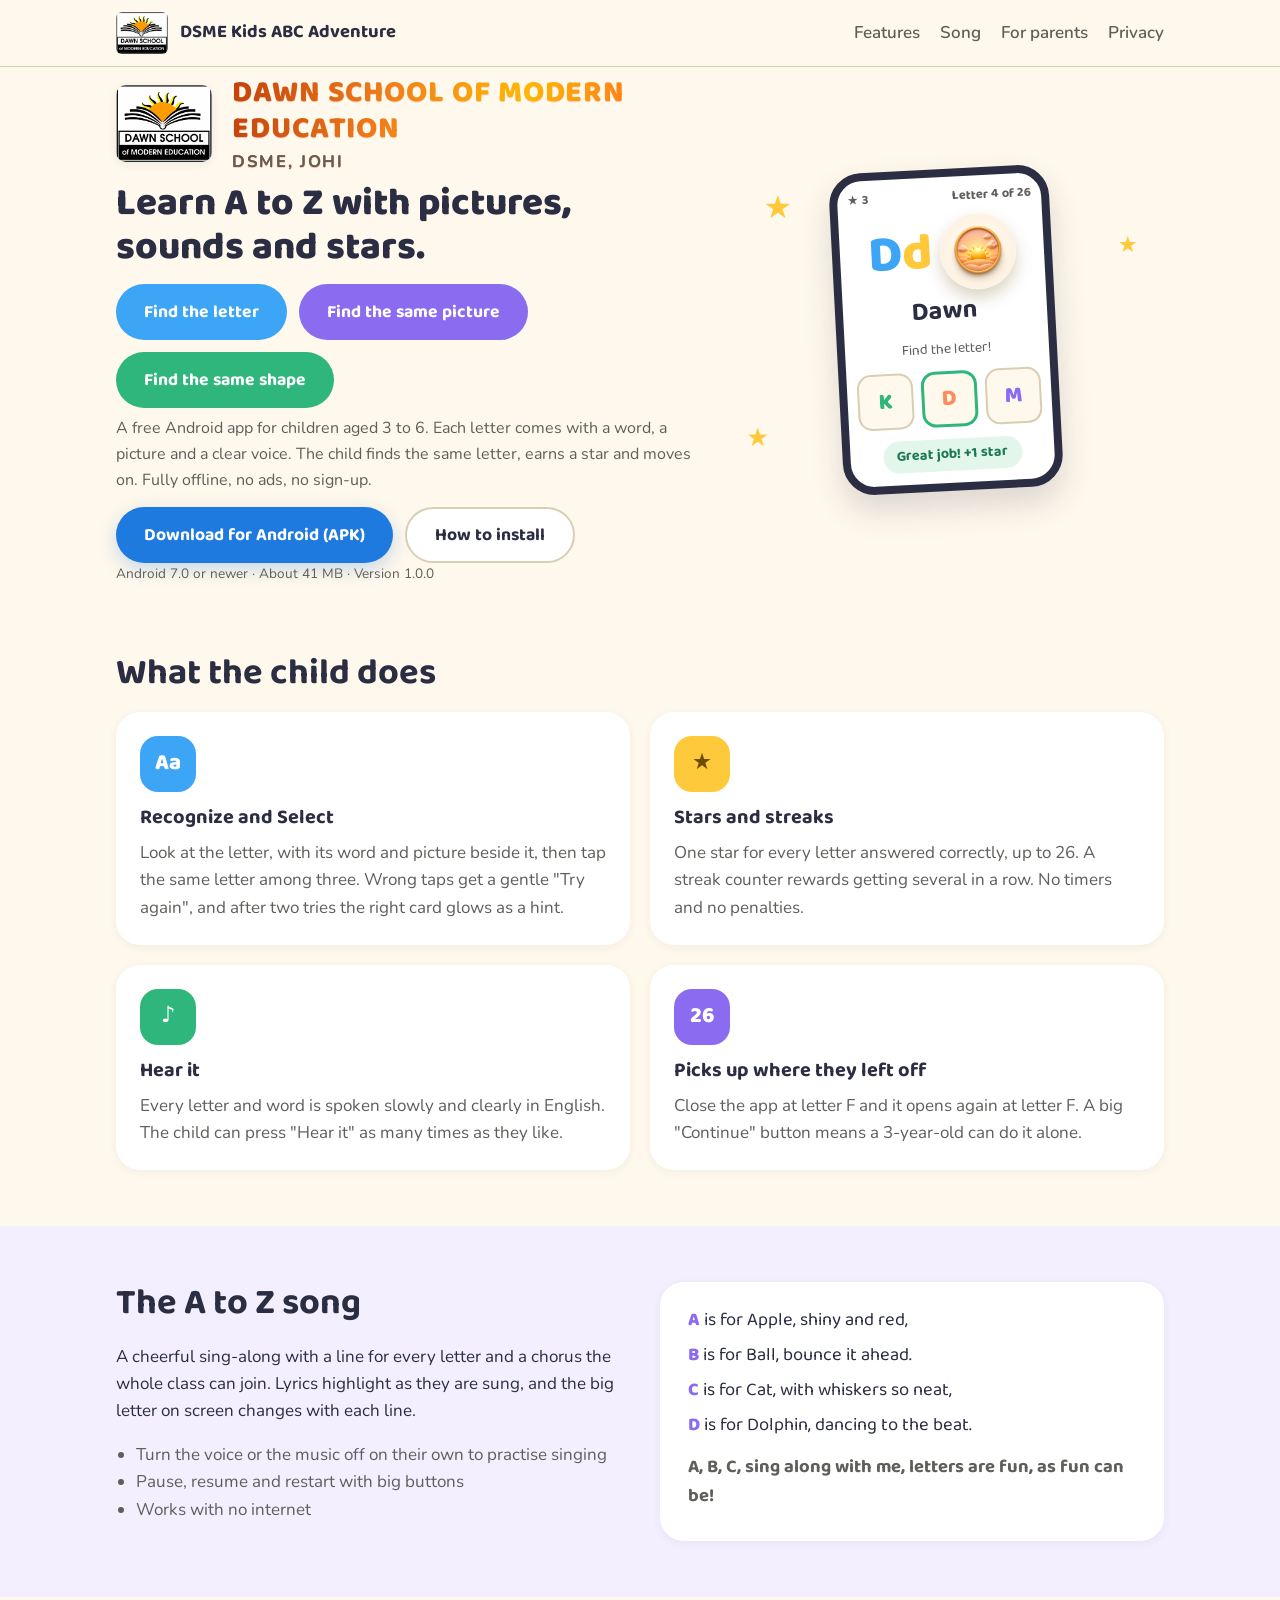
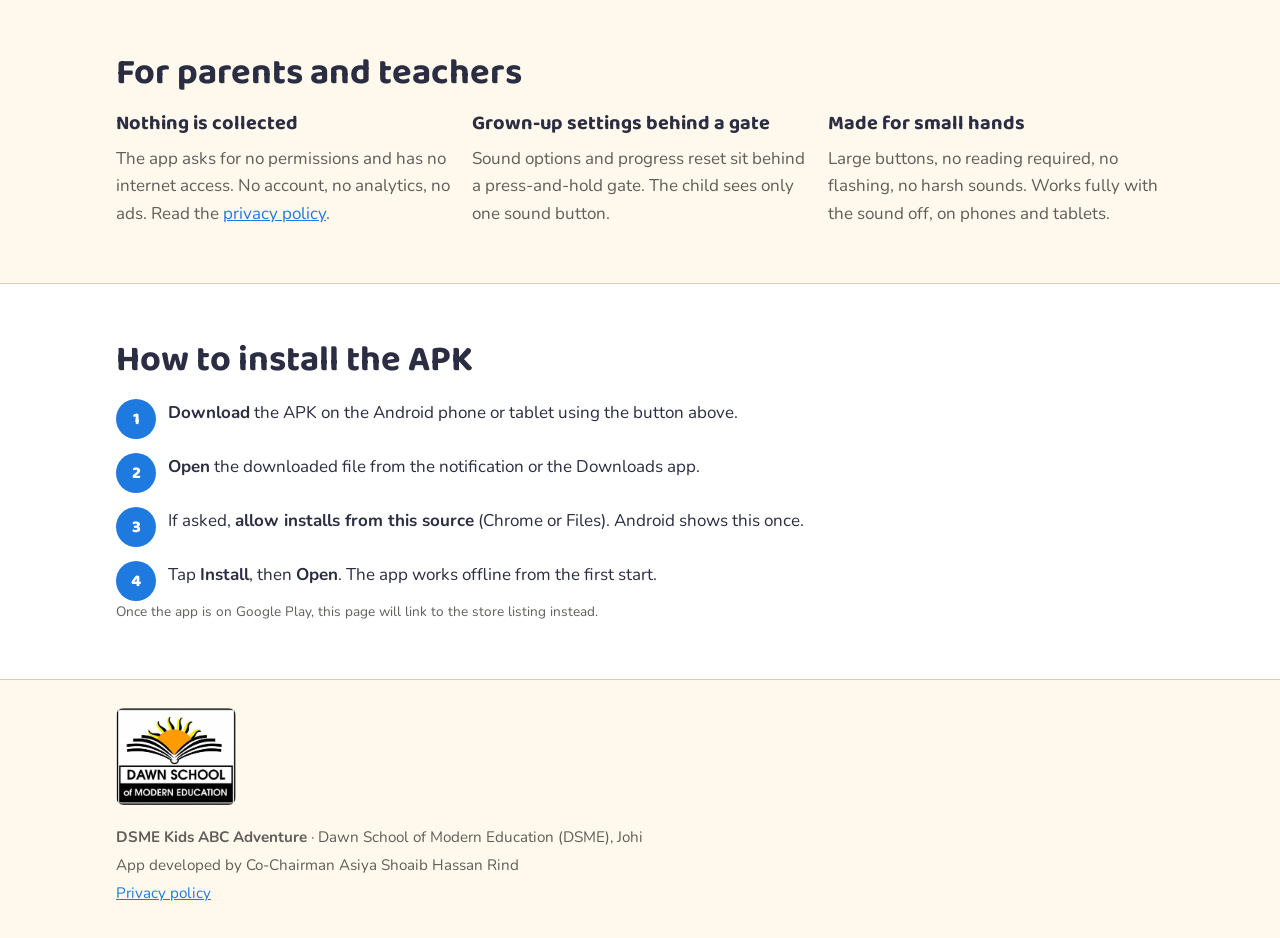
<file: index.html>
<!doctype html>
<html lang="en">
<head>
<meta charset="utf-8">
<meta name="viewport" content="width=device-width, initial-scale=1, viewport-fit=cover">
<title>DSME Kids ABC Adventure</title>
<meta name="description" content="A free, offline Android app from Dawn School of Modern Education that teaches children aged 3 to 6 the English alphabet with pictures, pronunciation, stars and a sung A to Z song.">
<link rel="preconnect" href="https://fonts.googleapis.com">
<link rel="preconnect" href="https://fonts.gstatic.com" crossorigin>
<link rel="stylesheet" href="https://fonts.googleapis.com/css2?family=Baloo+2:wght@500;600;700;800&family=Nunito:wght@400;600;700&display=swap">
<link rel="stylesheet" href="style.css">
</head>
<body>
<header class="top">
  <div class="wrap top-inner">
    <a class="brand" href="#top" aria-label="DSME Kids ABC Adventure home">
      <img class="brand-logo" src="img/dsme_logo.webp" alt="" width="52" height="42">
      <span class="brand-name">DSME Kids ABC Adventure</span>
    </a>
    <nav class="nav" aria-label="Page sections">
      <a href="#features">Features</a>
      <a href="#song">Song</a>
      <a href="#parents">For parents</a>
      <a href="privacy.html">Privacy</a>
    </nav>
  </div>
</header>

<main id="top">
  <section class="hero">
    <div class="wrap hero-inner">
      <div class="hero-copy">
        <div class="school-row">
          <img class="hero-logo" src="img/dsme_logo.webp" alt="Dawn School of Modern Education logo" width="130" height="106">
          <p class="eyebrow">Dawn School of Modern Education</p>
        </div>
        <h1>Learn A to Z with pictures, sounds and stars.</h1>
        <div class="cta-row">
          <a class="btn btn-abc" href="alphabet.html">Find the letter</a>
          <a class="btn btn-play" href="picture.html">Find the same picture</a>
          <a class="btn btn-shape" href="shapes.html">Find the same shape</a>
        </div>
        <p class="lead">A free Android app for children aged 3 to 6. Each letter comes with a word, a picture and a clear voice. The child finds the same letter, earns a star and moves on. Fully offline, no ads, no sign-up.</p>
        <div class="cta-row">
          <a class="btn btn-primary" href="downloads/dsme-kids-abc-adventure.apk" download>Download for Android (APK)</a>
          <a class="btn btn-ghost" href="#install">How to install</a>
        </div>
        <p class="fine">Android 7.0 or newer · About 41 MB · Version 1.0.0</p>
      </div>
      <div class="hero-art" aria-hidden="true">
        <div class="phone">
          <div class="phone-bar"><span>★ 3</span><span>Letter 4 of 26</span></div>
          <div class="phone-q">
            <div class="phone-letter"><b>D</b><em>d</em></div>
            <img class="phone-pic" src="img/letter-d-dawn.jpg" alt="Dawn" width="84" height="84">
          </div>
          <div class="phone-word">Dawn</div>
          <div class="phone-prompt">Find the letter!</div>
          <div class="phone-choices">
            <span class="pc p1">K</span>
            <span class="pc p2 ok">D</span>
            <span class="pc p3">M</span>
          </div>
          <div class="phone-msg">Great job! +1 star</div>
        </div>
        <span class="float-star s1">★</span>
        <span class="float-star s2">★</span>
        <span class="float-star s3">★</span>
      </div>
    </div>
  </section>

  <section id="features" class="band">
    <div class="wrap">
      <h2>What the child does</h2>
      <div class="grid">
        <article class="card">
          <div class="card-ico ico-blue" aria-hidden="true">Aa</div>
          <h3>Recognize and Select</h3>
          <p>Look at the letter, with its word and picture beside it, then tap the same letter among three. Wrong taps get a gentle "Try again", and after two tries the right card glows as a hint.</p>
        </article>
        <article class="card">
          <div class="card-ico ico-sun" aria-hidden="true">★</div>
          <h3>Stars and streaks</h3>
          <p>One star for every letter answered correctly, up to 26. A streak counter rewards getting several in a row. No timers and no penalties.</p>
        </article>
        <article class="card">
          <div class="card-ico ico-green" aria-hidden="true">♪</div>
          <h3>Hear it</h3>
          <p>Every letter and word is spoken slowly and clearly in English. The child can press "Hear it" as many times as they like.</p>
        </article>
        <article class="card">
          <div class="card-ico ico-purple" aria-hidden="true">26</div>
          <h3>Picks up where they left off</h3>
          <p>Close the app at letter F and it opens again at letter F. A big "Continue" button means a 3-year-old can do it alone.</p>
        </article>
      </div>
    </div>
  </section>

  <section id="song" class="band band-song">
    <div class="wrap song-inner">
      <div>
        <h2>The A to Z song</h2>
        <p>A cheerful sing-along with a line for every letter and a chorus the whole class can join. Lyrics highlight as they are sung, and the big letter on screen changes with each line.</p>
        <ul class="plain">
          <li>Turn the voice or the music off on their own to practise singing</li>
          <li>Pause, resume and restart with big buttons</li>
          <li>Works with no internet</li>
        </ul>
      </div>
      <blockquote class="lyric">
        <p><span>A</span> is for Apple, shiny and red,</p>
        <p><span>B</span> is for Ball, bounce it ahead.</p>
        <p><span>C</span> is for Cat, with whiskers so neat,</p>
        <p><span>D</span> is for Dolphin, dancing to the beat.</p>
        <p class="chorus">A, B, C, sing along with me, letters are fun, as fun can be!</p>
      </blockquote>
    </div>
  </section>

  <section id="parents" class="band">
    <div class="wrap">
      <h2>For parents and teachers</h2>
      <div class="grid grid-3">
        <div class="fact">
          <h3>Nothing is collected</h3>
          <p>The app asks for no permissions and has no internet access. No account, no analytics, no ads. Read the <a href="privacy.html">privacy policy</a>.</p>
        </div>
        <div class="fact">
          <h3>Grown-up settings behind a gate</h3>
          <p>Sound options and progress reset sit behind a press-and-hold gate. The child sees only one sound button.</p>
        </div>
        <div class="fact">
          <h3>Made for small hands</h3>
          <p>Large buttons, no reading required, no flashing, no harsh sounds. Works fully with the sound off, on phones and tablets.</p>
        </div>
      </div>
    </div>
  </section>

  <section id="install" class="band band-install">
    <div class="wrap">
      <h2>How to install the APK</h2>
      <ol class="steps">
        <li><strong>Download</strong> the APK on the Android phone or tablet using the button above.</li>
        <li><strong>Open</strong> the downloaded file from the notification or the Downloads app.</li>
        <li>If asked, <strong>allow installs from this source</strong> (Chrome or Files). Android shows this once.</li>
        <li>Tap <strong>Install</strong>, then <strong>Open</strong>. The app works offline from the first start.</li>
      </ol>
      <p class="fine">Once the app is on Google Play, this page will link to the store listing instead.</p>
    </div>
  </section>
</main>

<footer class="foot">
  <div class="wrap foot-inner">
    <img class="foot-logo" src="img/dsme_logo.webp" alt="" width="120" height="97">
    <p><strong>DSME Kids ABC Adventure</strong> · Dawn School of Modern Education (DSME), Johi</p>
    <p>App developed by Co-Chairman Asiya Shoaib Hassan Rind</p>
    <p><a href="privacy.html">Privacy policy</a></p>
  </div>
</footer>
</body>
</html>
</file>
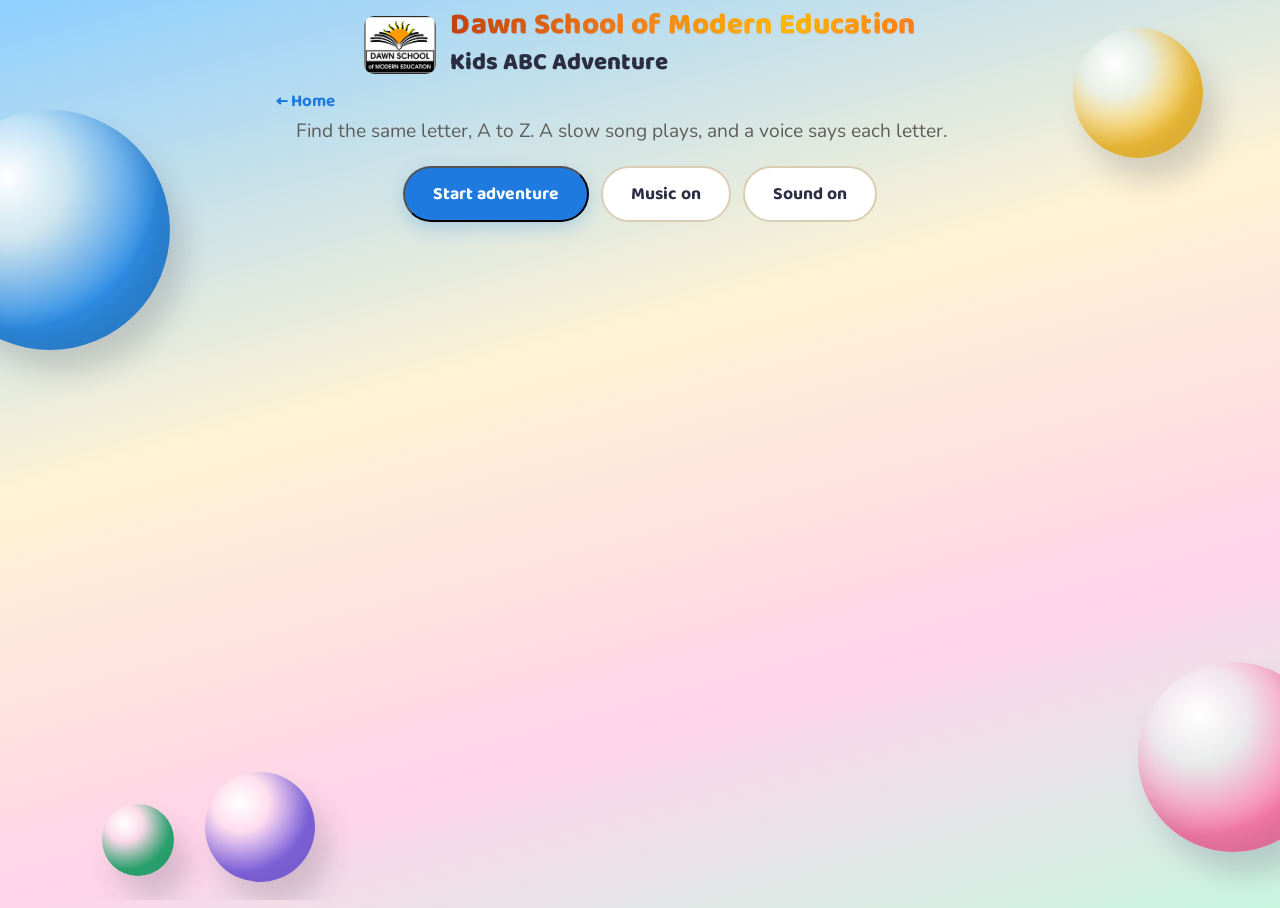
<file: alphabet.html>
<!doctype html>
<html lang="en">
<head>
<meta charset="utf-8">
<meta name="viewport" content="width=device-width, initial-scale=1, viewport-fit=cover">
<title>Find the letter · DSME Kids ABC Adventure</title>
<link rel="stylesheet" href="https://fonts.googleapis.com/css2?family=Baloo+2:wght@700;800&family=Nunito:wght@600;700&display=swap">
<link rel="stylesheet" href="style.css">
</head>
<body class="play-page">
<div class="scene" aria-hidden="true"><span class="orb o1"></span><span class="orb o2"></span><span class="orb o3"></span><span class="orb o4"></span><span class="orb o5"></span></div>
<div class="play-brand">
  <img src="img/dsme_logo.webp" alt="Dawn School of Modern Education logo" width="72" height="58">
  <div>
    <p>Dawn School of Modern Education</p>
    <strong>Kids ABC Adventure</strong>
  </div>
</div>
<div class="play-topbar">
  <a href="index.html">← Home</a>
</div>
<main id="game"></main>
<audio id="dsme-song" src="audio/abc_song_full.wav" loop preload="auto" playsinline></audio>
<script src="sound.js"></script>
<script src="game.js"></script>
</body>
</html>
</file>
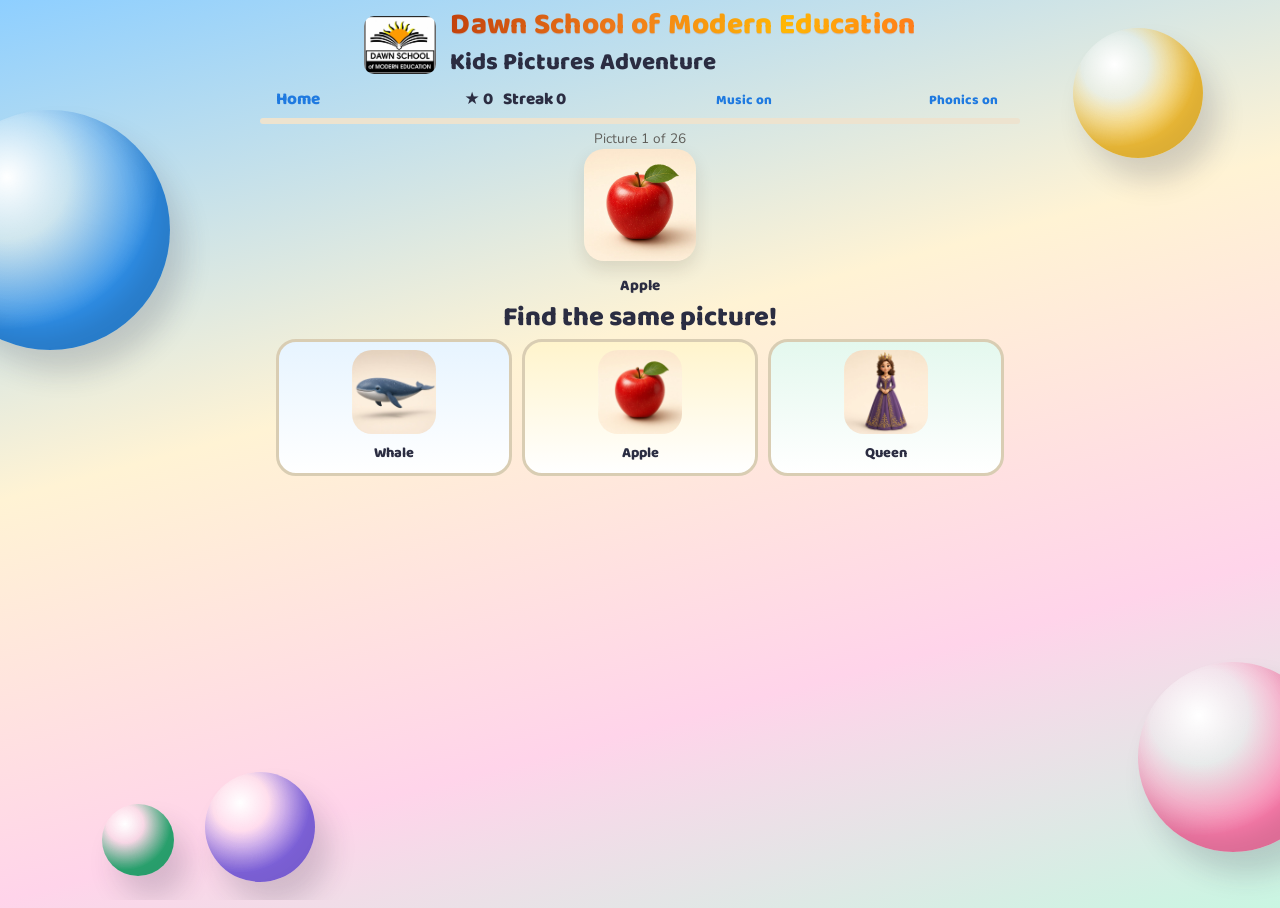
<file: picture.html>
<!doctype html>
<html lang="en">
<head>
<meta charset="utf-8">
<meta name="viewport" content="width=device-width, initial-scale=1, viewport-fit=cover">
<title>Find the same picture · DSME Kids ABC Adventure</title>
<link rel="stylesheet" href="https://fonts.googleapis.com/css2?family=Baloo+2:wght@700;800&family=Nunito:wght@600;700&display=swap">
<link rel="stylesheet" href="style.css">
</head>
<body class="play-page">
<div class="scene" aria-hidden="true"><span class="orb o1"></span><span class="orb o2"></span><span class="orb o3"></span><span class="orb o4"></span><span class="orb o5"></span></div>
<div class="play-brand">
  <img src="img/dsme_logo.webp" alt="Dawn School of Modern Education logo" width="72" height="58">
  <div>
    <p>Dawn School of Modern Education</p>
    <strong>Kids Pictures Adventure</strong>
  </div>
</div>
<div class="play-top game-status">
  <a class="icon-btn" href="index.html">Home</a>
  <div class="play-stats">
    <span id="stars">★ 0</span>
    <span id="badge" class="badge-chip" hidden>0 Star Badge</span>
    <span id="streak">Streak 0</span>
  </div>
  <button type="button" class="icon-btn" id="music-btn">Music on</button>
  <button type="button" class="icon-btn" id="voice-btn">Phonics on</button>
</div>
<div class="track" aria-hidden="true"><span id="track"></span></div>
<main class="play-board" id="board"></main>
<audio id="dsme-song" src="audio/abc_song_full.wav" loop preload="auto" playsinline></audio>
<script src="sound.js?v=3"></script>
<script src="picture.js?v=3"></script>
</body>
</html>
</file>
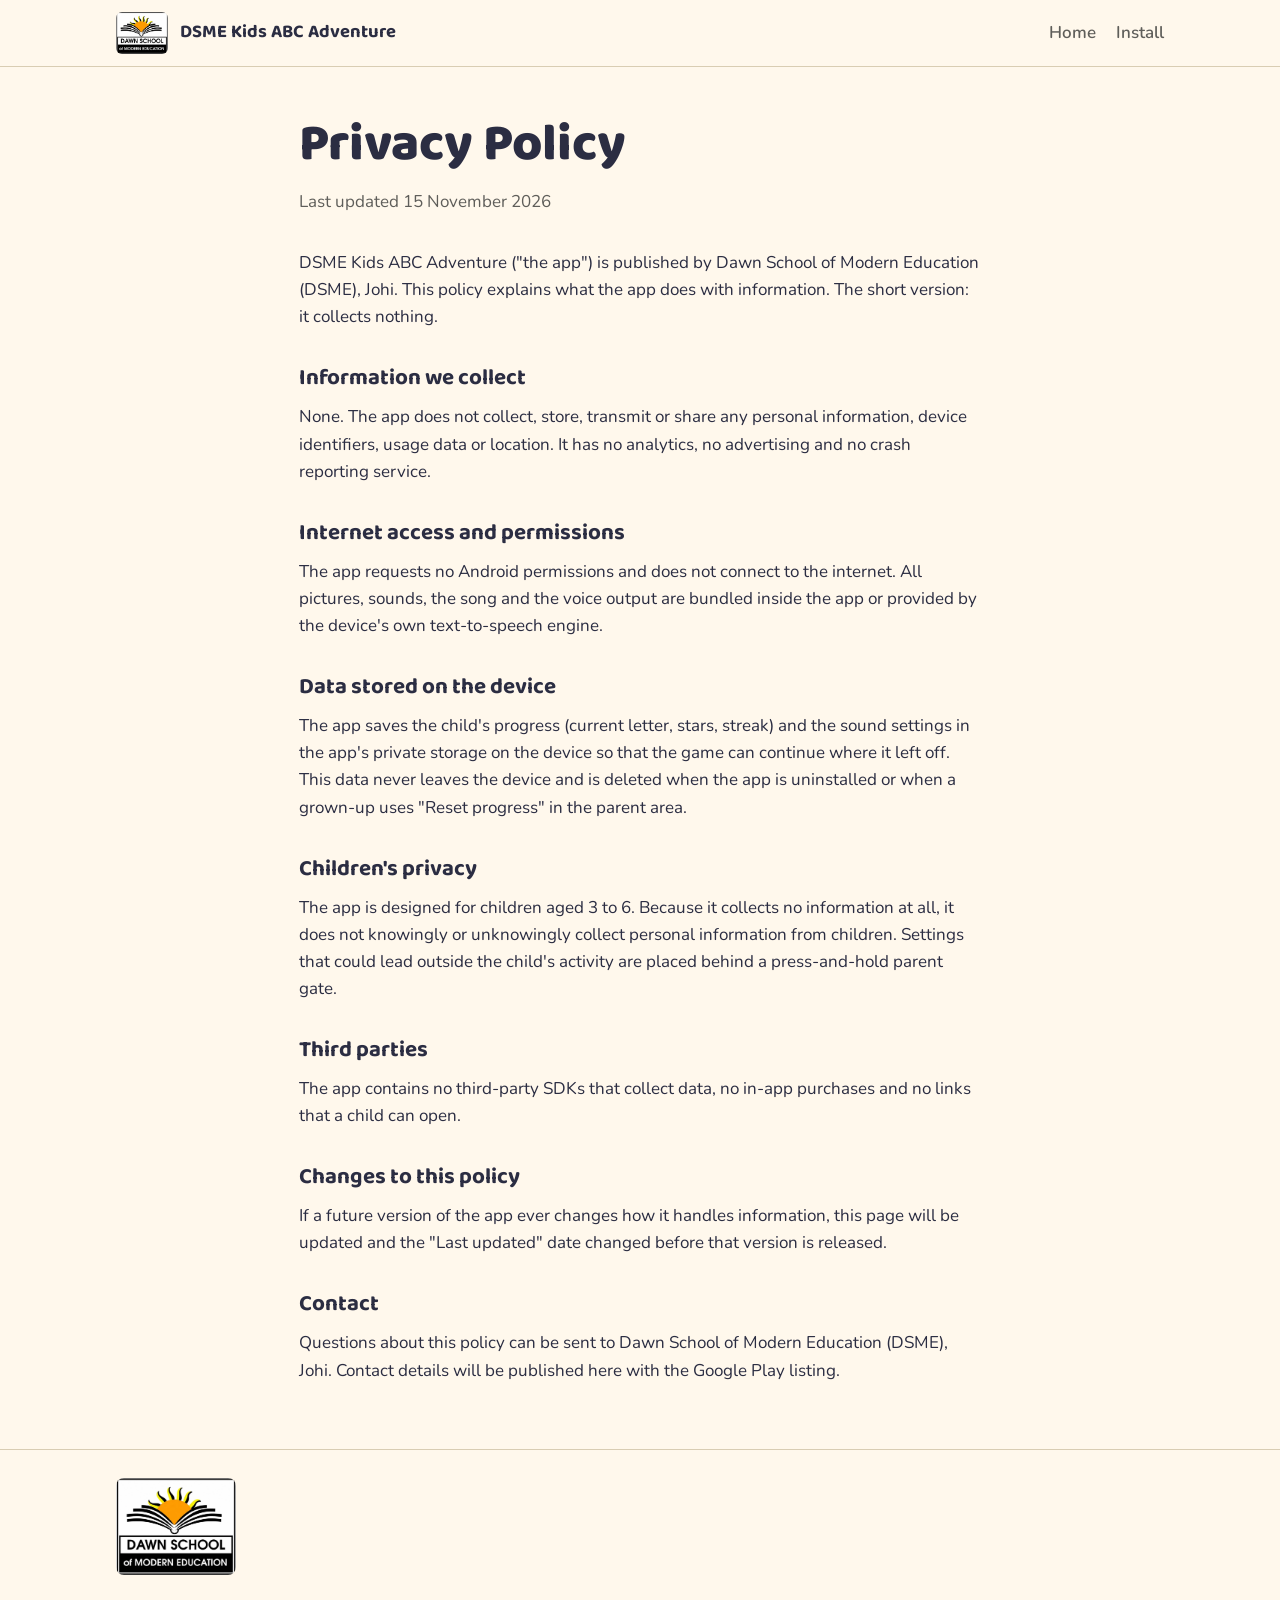
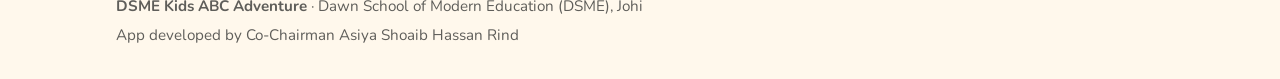
<file: privacy.html>
<!doctype html>
<html lang="en">
<head>
<meta charset="utf-8">
<meta name="viewport" content="width=device-width, initial-scale=1, viewport-fit=cover">
<title>Privacy Policy · DSME Kids ABC Adventure</title>
<meta name="description" content="Privacy policy for the DSME Kids ABC Adventure Android app: the app collects no data.">
<link rel="preconnect" href="https://fonts.googleapis.com">
<link rel="preconnect" href="https://fonts.gstatic.com" crossorigin>
<link rel="stylesheet" href="https://fonts.googleapis.com/css2?family=Baloo+2:wght@500;600;700;800&family=Nunito:wght@400;600;700&display=swap">
<link rel="stylesheet" href="style.css">
</head>
<body>
<header class="top">
  <div class="wrap top-inner">
    <a class="brand" href="index.html" aria-label="DSME Kids ABC Adventure home">
      <img class="brand-logo" src="img/dsme_logo.webp" alt="" width="52" height="42">
      <span class="brand-name">DSME Kids ABC Adventure</span>
    </a>
    <nav class="nav" aria-label="Page sections">
      <a href="index.html">Home</a>
      <a href="index.html#install">Install</a>
    </nav>
  </div>
</header>

<main class="wrap doc">
  <h1>Privacy Policy</h1>
  <p class="updated">Last updated 15 November 2026</p>

  <p>DSME Kids ABC Adventure ("the app") is published by Dawn School of Modern Education (DSME), Johi. This policy explains what the app does with information. The short version: it collects nothing.</p>

  <h2>Information we collect</h2>
  <p>None. The app does not collect, store, transmit or share any personal information, device identifiers, usage data or location. It has no analytics, no advertising and no crash reporting service.</p>

  <h2>Internet access and permissions</h2>
  <p>The app requests no Android permissions and does not connect to the internet. All pictures, sounds, the song and the voice output are bundled inside the app or provided by the device's own text-to-speech engine.</p>

  <h2>Data stored on the device</h2>
  <p>The app saves the child's progress (current letter, stars, streak) and the sound settings in the app's private storage on the device so that the game can continue where it left off. This data never leaves the device and is deleted when the app is uninstalled or when a grown-up uses "Reset progress" in the parent area.</p>

  <h2>Children's privacy</h2>
  <p>The app is designed for children aged 3 to 6. Because it collects no information at all, it does not knowingly or unknowingly collect personal information from children. Settings that could lead outside the child's activity are placed behind a press-and-hold parent gate.</p>

  <h2>Third parties</h2>
  <p>The app contains no third-party SDKs that collect data, no in-app purchases and no links that a child can open.</p>

  <h2>Changes to this policy</h2>
  <p>If a future version of the app ever changes how it handles information, this page will be updated and the "Last updated" date changed before that version is released.</p>

  <h2>Contact</h2>
  <p>Questions about this policy can be sent to Dawn School of Modern Education (DSME), Johi. Contact details will be published here with the Google Play listing.</p>
</main>

<footer class="foot">
  <div class="wrap foot-inner">
    <img class="foot-logo" src="img/dsme_logo.webp" alt="" width="120" height="97">
    <p><strong>DSME Kids ABC Adventure</strong> · Dawn School of Modern Education (DSME), Johi</p>
    <p>App developed by Co-Chairman Asiya Shoaib Hassan Rind</p>
  </div>
</footer>
</body>
</html>
</file>
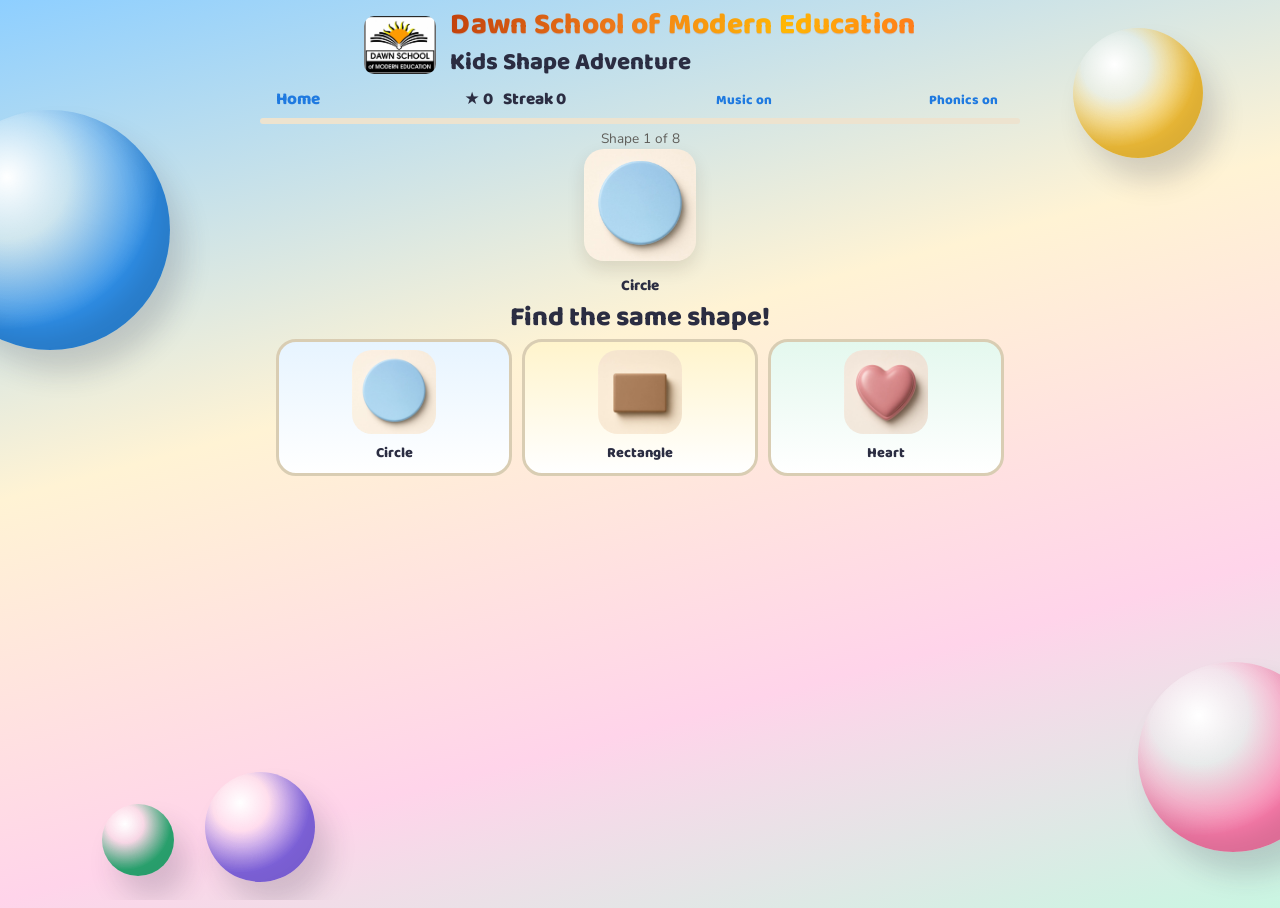
<file: shapes.html>
<!doctype html>
<html lang="en">
<head>
<meta charset="utf-8">
<meta name="viewport" content="width=device-width, initial-scale=1, viewport-fit=cover">
<title>Find the same shape · DSME Kids ABC Adventure</title>
<link rel="stylesheet" href="https://fonts.googleapis.com/css2?family=Baloo+2:wght@700;800&family=Nunito:wght@600;700&display=swap">
<link rel="stylesheet" href="style.css">
</head>
<body class="play-page">
<div class="scene" aria-hidden="true"><span class="orb o1"></span><span class="orb o2"></span><span class="orb o3"></span><span class="orb o4"></span><span class="orb o5"></span></div>
<div class="play-brand">
  <img src="img/dsme_logo.webp" alt="Dawn School of Modern Education logo" width="72" height="58">
  <div>
    <p>Dawn School of Modern Education</p>
    <strong>Kids Shape Adventure</strong>
  </div>
</div>
<div class="play-top game-status">
  <a class="icon-btn" href="index.html">Home</a>
  <div class="play-stats">
    <span id="stars">★ 0</span>
    <span id="badge" class="badge-chip" hidden>0 Star Badge</span>
    <span id="streak">Streak 0</span>
  </div>
  <button type="button" class="icon-btn" id="music-btn">Music on</button>
  <button type="button" class="icon-btn" id="voice-btn">Phonics on</button>
</div>
<div class="track" aria-hidden="true"><span id="track"></span></div>
<main class="play-board" id="board"></main>
<audio id="dsme-song" src="audio/abc_song_full.wav" loop preload="auto" playsinline></audio>
<script src="sound.js?v=3"></script>
<script src="shapes.js?v=3"></script>
</body>
</html>
</file>
<file: style.css>
/* Layout: warm cream page, one blue hero with a drawn phone, alternating bands. Tokens mirror the app theme. */
:root {
  --bg: #FFF8EC;
  --surface: #FFFFFF;
  --ink: #2B2D42;
  --ink-soft: #5F5E5A;
  --primary: #1F7AE0;
  --on-primary: #FFFFFF;
  --sky: #3DA5F5;
  --sunny: #FFC93C;
  --on-sunny: #6B4E00;
  --green: #2FB67C;
  --green-bg: #E3F6EC;
  --purple: #8B6CF0;
  --purple-bg: #F3EFFF;
  --border: #D9CDB3;
  --track: #EDE3CF;
  /* Logo sunrise colours for the school name */
  --brand-deep: #B8420E;
  --brand: #F07D1A;
  --brand-glow: #E9A400;
  --display: "Baloo 2", "Nunito", "Segoe UI", system-ui, sans-serif;
  --body: "Nunito", "Segoe UI", system-ui, sans-serif;
  --radius: 24px;
  --gutter-l: max(16px, env(safe-area-inset-left, 0px));
  --gutter-r: max(16px, env(safe-area-inset-right, 0px));
}
@media (prefers-color-scheme: dark) {
  :root:not([data-theme="light"]) {
    --bg: #1B1C26; --surface: #262838; --ink: #F3EEE2; --ink-soft: #B8B3A6;
    --primary: #58A1F0; --sky: #6CBBFF; --green-bg: #1F3A2F; --purple-bg: #2A2540;
    --border: #3B3D4F; --track: #333548; --brand-deep: #F08A3C; --brand: #FFAA47; --brand-glow: #FFD36A; color-scheme: dark;
  }
}
:root[data-theme="dark"] {
  --bg: #1B1C26; --surface: #262838; --ink: #F3EEE2; --ink-soft: #B8B3A6;
  --primary: #58A1F0; --sky: #6CBBFF; --green-bg: #1F3A2F; --purple-bg: #2A2540;
  --border: #3B3D4F; --track: #333548; --brand-deep: #F08A3C; --brand: #FFAA47; --brand-glow: #FFD36A; color-scheme: dark;
}

* { box-sizing: border-box; }
html { scroll-behavior: smooth; }
body {
  margin: 0;
  background: var(--bg);
  color: var(--ink);
  font-family: var(--body);
  font-size: 1.0625rem;
  line-height: 1.6;
  overflow-x: hidden;
}
img { max-width: 100%; }
a { color: var(--primary); }
h1, h2, h3 { font-family: var(--display); line-height: 1.15; text-wrap: balance; margin: 0 0 .5em; }
h1 { font-size: clamp(2rem, 5vw, 3.25rem); font-weight: 800; }
h2 { font-size: clamp(1.6rem, 3.5vw, 2.25rem); font-weight: 700; }
h3 { font-size: 1.25rem; font-weight: 700; }
p { margin: 0 0 1em; }
.wrap {
  max-width: 1080px;
  margin-inline: auto;
  padding-left: var(--gutter-l);
  padding-right: var(--gutter-r);
}

/* Header */
.top { position: sticky; top: env(safe-area-inset-top, 0px); background: var(--bg); border-bottom: 1px solid var(--border); z-index: 5; }
.top-inner { display: flex; align-items: center; justify-content: space-between; gap: 16px; padding-block: 12px; flex-wrap: wrap; }
.brand { display: flex; align-items: center; gap: 12px; text-decoration: none; color: var(--ink); font-family: var(--display); font-weight: 700; font-size: 1.15rem; }
.brand-logo { height: 42px; width: auto; border-radius: 6px; background: #fff; }
.school-row { display: flex; align-items: center; justify-content: flex-start; gap: clamp(12px, 1.6vw, 20px); margin-bottom: 10px; }
.school-row .eyebrow {
  margin: 0; flex: 0 1 auto; font-family: var(--display); font-weight: 800;
  font-size: clamp(1.25rem, 2.6vw, 1.9rem); line-height: 1.2; letter-spacing: .03em; max-width: 13em;
  color: #e25b12;
  background: linear-gradient(100deg, #c2410c 0%, #f07d1a 38%, #ffb703 72%, #ff7a1a 100%);
  -webkit-background-clip: text; background-clip: text; -webkit-text-fill-color: transparent;
  filter: drop-shadow(0 1px 0 rgba(194, 65, 12, .18));
}
.school-row .eyebrow::after { content: "DSME, Johi"; display: block; font-family: var(--body); font-weight: 700; font-size: .55em; letter-spacing: .1em; color: var(--ink-soft); -webkit-text-fill-color: var(--ink-soft); margin-top: 4px; }
.hero-logo { width: clamp(72px, 8vw, 96px); height: auto; flex: none; border-radius: 10px; background: #fff; box-shadow: 0 2px 10px rgba(43,45,66,.08); }
.foot-logo { width: 120px; height: auto; border-radius: 8px; background: #fff; margin-bottom: 12px; }
.tiles { display: inline-flex; gap: 3px; }
.t { display: inline-grid; place-items: center; width: 26px; height: 26px; border-radius: 7px; font-style: normal; font-weight: 800; font-size: .95rem; color: #fff; }
.t.a { background: var(--sky); transform: rotate(-8deg); }
.t.b { background: var(--sunny); color: var(--on-sunny); transform: rotate(4deg); }
.t.c { background: var(--purple); transform: rotate(10deg); }
.nav { display: flex; gap: 20px; flex-wrap: wrap; }
.nav a { text-decoration: none; color: var(--ink-soft); font-weight: 600; }
.nav a:hover, .nav a:focus-visible { color: var(--primary); }

/* Hero sits in the fold, right under the header */
.hero { padding-block: 8px 12px; }
.hero h1 { font-size: clamp(1.7rem, 3vw, 2.5rem); margin-bottom: .2em; }
.hero .lead { font-size: 1rem; margin: 8px 0 0; }
.hero-inner { display: grid; grid-template-columns: 1.15fr .85fr; gap: 24px; align-items: center; }
.eyebrow { text-transform: uppercase; letter-spacing: .08em; font-size: .8rem; font-weight: 700; color: var(--primary); margin-bottom: 12px; }
.lead { font-size: 1.2rem; color: var(--ink-soft); max-width: 36em; }
.cta-row { display: flex; gap: 12px; flex-wrap: wrap; margin-top: 14px; }
.btn { display: inline-flex; align-items: center; justify-content: center; min-height: 56px; padding: 0 28px; border-radius: 999px; font-family: var(--display); font-weight: 700; font-size: 1.1rem; text-decoration: none; transition: transform .12s ease; }
.btn:active { transform: scale(.96); }
.btn:focus-visible { outline: 3px solid var(--sunny); outline-offset: 2px; }
.btn-primary { background: var(--primary); color: var(--on-primary); box-shadow: 0 6px 18px rgba(31,122,224,.25); }
.btn-ghost { background: var(--surface); color: var(--ink); border: 2px solid var(--border); }
.btn-abc { background: var(--sky); color: #fff; }
.btn-play { background: var(--purple); color: #fff; }
.btn-shape { background: var(--green); color: #fff; }
.play-topbar { display: flex; align-items: center; justify-content: space-between; gap: 12px; max-width: 760px; margin: 0 auto; padding: 6px var(--gutter-r) 0 var(--gutter-l); }
.play-topbar a { font-family: var(--display); font-weight: 700; text-decoration: none; }
.play-board { max-width: 760px; margin: 0 auto; padding: 4px var(--gutter-r) 12px var(--gutter-l); text-align: center; }
.play-board h1 { font-size: clamp(1.25rem, 3vw, 1.7rem); margin: 4px 0; }
.play-board p { margin: 0; }
.target-pic, .choice-pic { width: min(112px, 26vw); height: min(112px, 26vw); object-fit: cover; border-radius: 20px; background: #fff8ee; box-shadow: 0 8px 18px rgba(55, 32, 8, .12); }
.named { margin: 0; }
.named figcaption { margin-top: 4px; font-family: var(--display); font-weight: 800; font-size: .95rem; color: var(--ink); }
.choice-row .target-pic, .choice-row .choice-pic { width: min(84px, 20vw); height: min(84px, 20vw); box-shadow: none; }
.choice-row figcaption { font-size: .9rem; }
.choice-row { display: grid; grid-template-columns: repeat(3, minmax(0, 1fr)); gap: 10px; margin-top: 6px; }
.choice-row button { min-height: 0; padding: 8px; border-radius: 20px; border: 3px solid var(--border); background: var(--surface); cursor: pointer; }
.choice-row button.ok { border-color: var(--green); background: var(--green-bg); }
.choice-row button.bad { border-color: #E07A5F; background: #FDECEA; }
.choice-row button.hint { border-color: var(--sunny); box-shadow: 0 0 0 4px rgba(255,201,60,.45); }
.play-msg { display: inline-block; margin-top: 14px; padding: 8px 16px; border-radius: 999px; font-family: var(--display); font-weight: 800; }
.play-msg.good { background: var(--green-bg); color: #1B7A52; }
.play-msg.again { background: #FDECEA; color: #9C3B28; }
.fine { font-size: .85rem; color: var(--ink-soft); margin: 0; }

.hero-art { position: relative; display: flex; justify-content: center; }
.phone {
  width: min(220px, 100%);
  background: var(--surface);
  border: 8px solid var(--ink);
  border-radius: 32px;
  padding: 10px 10px 12px;
  box-shadow: 0 16px 32px rgba(43,45,66,.16);
  font-family: var(--display);
  text-align: center;
  transform: rotate(-3deg);
}
.phone-bar { display: flex; justify-content: space-between; font-size: .8rem; color: var(--ink-soft); font-weight: 700; margin-bottom: 8px; }
.phone-q { display: flex; align-items: center; justify-content: center; gap: 8px; }
.phone-letter { font-size: 3.2rem; line-height: 1; font-weight: 800; }
.phone-pic {
  width: 76px; height: 76px; object-fit: cover; border-radius: 50%;
  box-shadow: 0 8px 16px rgba(107, 78, 0, .25);
}
.phone-letter b { color: var(--sky); font-weight: 800; }
.phone-letter em { color: var(--sunny); font-style: normal; }
.phone-word { font-size: 1.6rem; font-weight: 700; }
.phone-prompt { font-size: .9rem; color: var(--ink-soft); margin: 6px 0 10px; }
.phone-choices { display: grid; grid-template-columns: repeat(3, 1fr); gap: 8px; }
.pc { display: grid; place-items: center; aspect-ratio: 1; border-radius: 14px; border: 2px solid var(--border); font-weight: 800; font-size: 1.4rem; background: var(--bg); }
.pc.p1 { color: var(--green); } .pc.p2 { color: #FF8A5B; } .pc.p3 { color: var(--purple); }
.pc.ok { border-color: var(--green); border-width: 3px; }
.phone-msg { margin-top: 12px; display: inline-block; background: var(--green-bg); color: #1B7A52; padding: 4px 14px; border-radius: 999px; font-weight: 700; font-size: .9rem; }
.float-star { position: absolute; color: var(--sunny); font-size: 2rem; animation: twinkle 2s ease-in-out infinite; }
.s1 { top: 4%; left: 8%; } .s2 { top: 18%; right: 6%; animation-delay: .7s; font-size: 1.4rem; } .s3 { bottom: 10%; left: 4%; animation-delay: 1.3s; font-size: 1.6rem; }
@keyframes twinkle { 0%,100% { opacity: .35; } 50% { opacity: 1; } }
@media (prefers-reduced-motion: reduce) { .float-star { animation: none; } html { scroll-behavior: auto; } }

/* Bands */
.band { padding-block: 56px; }
.band-song { background: var(--purple-bg); }
.band-install { background: var(--surface); border-top: 1px solid var(--border); }
.grid { display: grid; grid-template-columns: repeat(2, minmax(0, 1fr)); gap: 20px; }
.grid-3 { grid-template-columns: repeat(3, minmax(0, 1fr)); }
.card { background: var(--surface); border-radius: var(--radius); padding: 24px; box-shadow: 0 2px 10px rgba(43,45,66,.06); min-width: 0; }
.card p { margin: 0; color: var(--ink-soft); }
.card-ico { display: grid; place-items: center; width: 56px; height: 56px; border-radius: 18px; font-family: var(--display); font-weight: 800; font-size: 1.4rem; margin-bottom: 14px; color: #fff; }
.ico-blue { background: var(--sky); } .ico-sun { background: var(--sunny); color: var(--on-sunny); } .ico-green { background: var(--green); } .ico-purple { background: var(--purple); }
.fact { min-width: 0; }
.fact p { color: var(--ink-soft); margin: 0; }
.song-inner { display: grid; grid-template-columns: 1fr 1fr; gap: 40px; align-items: center; }
.plain { padding-left: 1.2em; color: var(--ink-soft); }
.lyric { margin: 0; background: var(--surface); border-radius: var(--radius); padding: 24px 28px; font-family: var(--display); font-size: 1.15rem; box-shadow: 0 2px 10px rgba(43,45,66,.06); }
.lyric p { margin: 0 0 .3em; }
.lyric span { color: var(--purple); font-weight: 800; }
.lyric .chorus { margin-top: 12px; color: var(--ink-soft); font-weight: 700; }
.steps { counter-reset: step; list-style: none; padding: 0; margin: 0; display: grid; gap: 14px; max-width: 42em; }
.steps li { position: relative; padding-left: 52px; min-height: 40px; }
.steps li::before { counter-increment: step; content: counter(step); position: absolute; left: 0; top: 0; width: 40px; height: 40px; border-radius: 50%; background: var(--primary); color: var(--on-primary); display: grid; place-items: center; font-family: var(--display); font-weight: 800; }

/* Footer */
.foot { border-top: 1px solid var(--border); padding-block: 28px; color: var(--ink-soft); font-size: .95rem; }
.foot-inner p { margin: 0 0 4px; }

/* Privacy page */
.doc { max-width: 42em; padding-block: 48px; }
.doc h1 { margin-bottom: .25em; }
.doc .updated { color: var(--ink-soft); margin-bottom: 2em; }
.doc h2 { font-size: 1.4rem; margin-top: 1.6em; }

#game { max-width: 760px; margin: 0 auto; padding: 0 var(--gutter-r) 8px var(--gutter-l); }
.play-welcome, #game .play-board { text-align: center; }
.play-brand {
  position: relative; z-index: 1;
  display: flex; align-items: center; justify-content: center; gap: 14px;
  max-width: 760px; margin: 8px auto 0; padding: 0 var(--gutter-r) 0 var(--gutter-l); text-align: left;
}
.play-brand img { width: 72px; height: auto; background: #fff; border-radius: 10px; flex: none; }
.play-brand p, .play-welcome .school-name {
  margin: 0;
  font-family: var(--display); font-weight: 800;
  font-size: clamp(1.35rem, 2.8vw, 1.85rem);
  line-height: 1.15; letter-spacing: .01em; text-transform: none;
  color: #e25b12;
  background: linear-gradient(100deg, #c2410c 0%, #f07d1a 38%, #ffb703 72%, #ff7a1a 100%);
  -webkit-background-clip: text; background-clip: text; -webkit-text-fill-color: transparent;
  filter: drop-shadow(0 1px 0 rgba(194, 65, 12, .18));
}
.play-brand strong, .play-welcome h1 {
  display: block; margin: 2px 0 0;
  font-family: var(--display); font-weight: 800;
  font-size: clamp(1.15rem, 2.2vw, 1.5rem); color: var(--ink);
}
.play-welcome .play-logo { width: 110px; height: auto; border-radius: 12px; background: #fff; }
.play-actions { display: flex; flex-wrap: wrap; gap: 12px; justify-content: center; margin-top: 18px; }
.play-top { display: flex; flex-wrap: wrap; gap: 8px; align-items: center; justify-content: space-between; }
.game-status, .game-status + .track { position: relative; z-index: 1; max-width: 760px; margin: 4px auto 0; padding-left: var(--gutter-l); padding-right: var(--gutter-r); }
a.icon-btn { text-decoration: none; }
.play-stats { display: flex; gap: 10px; align-items: center; font-family: var(--display); font-weight: 800; }
.badge-chip { background: var(--sunny); color: var(--on-sunny); border-radius: 999px; padding: 2px 10px; font-size: .85rem; }
.icon-btn, .skip { border: 0; background: transparent; color: var(--primary); font-family: var(--display); font-weight: 800; cursor: pointer; }
.track { height: 6px; background: var(--track); border-radius: 99px; margin: 4px 0; overflow: hidden; }
.track span { display: block; height: 100%; background: var(--primary); }
.learn-card {
  background: linear-gradient(145deg, #d9efff 0%, #fff1b8 46%, #ffd6ea 100%);
  border: 3px solid #f0c96a;
  border-radius: 22px;
  padding: 8px 12px;
  box-shadow: 0 8px 24px rgba(43,45,66,.08);
}
.learn-card .btn { min-height: 36px; padding: 0 14px; font-size: .95rem; }
.learn-row { display: flex; align-items: center; justify-content: center; gap: 14px; }
.big-letter { margin: 0; font-size: clamp(4.6rem, 22vw, 6.2rem); line-height: .8; font-weight: 800; }
.big-letter b { font-weight: 800; color: var(--ink); }
.big-letter em { font-style: normal; font-weight: 800; color: var(--primary); font-size: 1em; margin-left: 2px; }
.learn-card img { width: min(108px, 28vw); height: min(108px, 28vw); object-fit: cover; border-radius: 16px; }
.word { margin: 2px 0 0; font-size: 1.25rem; }
.phonic { margin: 0 0 4px; color: var(--ink-soft); }
.prompt { font-family: var(--display); font-weight: 800; font-size: 1.15rem; margin: 6px 0; }
.choices { display: grid; grid-template-columns: repeat(3, minmax(0, 1fr)); gap: 12px; }
body.play-page {
  min-height: 100vh;
  background: linear-gradient(165deg, #8ecfff 0%, #fff3d4 40%, #ffd4ea 72%, #c9f6e2 100%);
}
.scene { position: fixed; inset: 0; z-index: 0; overflow: hidden; pointer-events: none; }
.play-topbar, .play-board, #game { position: relative; z-index: 1; }
.orb {
  position: absolute; border-radius: 50%;
  background: radial-gradient(circle at 32% 28%, #fff 0%, rgba(255,255,255,.2) 26%, var(--c) 64%);
  box-shadow: inset -16px -20px 28px rgba(0,0,0,.14), 14px 22px 28px rgba(43,45,66,.18);
}
.o1 { --c: #2f8fe8; width: 240px; height: 240px; left: -70px; top: 110px; }
.o2 { --c: #ffc93c; width: 130px; height: 130px; right: 6%; top: 28px; }
.o3 { --c: #ff7eae; width: 190px; height: 190px; right: -48px; bottom: 48px; }
.o4 { --c: #8b6cf0; width: 110px; height: 110px; left: 16%; bottom: 18px; }
.o5 { --c: #2fb67c; width: 72px; height: 72px; left: 8%; bottom: 24px; }
.choice-row button:nth-child(3n+1):not(.ok):not(.bad) { background: linear-gradient(180deg, #e7f4ff, #fff); }
.choice-row button:nth-child(3n+2):not(.ok):not(.bad) { background: linear-gradient(180deg, #fff4cc, #fff); }
.choice-row button:nth-child(3n+3):not(.ok):not(.bad) { background: linear-gradient(180deg, #e4f8ee, #fff); }
.letter-choice {
  position: relative; overflow: hidden; min-height: 92px; border-radius: 22px;
  border: 3px solid transparent; cursor: pointer; font-family: var(--display); color: #fff;
  box-shadow: 0 12px 22px rgba(43,45,66,.14);
}
.letter-choice::before {
  content: ""; position: absolute; width: 130px; height: 130px; border-radius: 50%;
  right: -36px; top: -46px; background: rgba(255,255,255,.28);
}
.letter-choice b, .letter-choice em { position: relative; }
.letter-choice b { display: block; font-size: 2.2rem; line-height: .9; }
.letter-choice em { font-style: normal; color: rgba(255,255,255,.92); font-size: 1.05rem; }
.letter-choice:nth-child(3n+1) { background: linear-gradient(165deg, #6ec4ff, #1c6fd4); }
.letter-choice:nth-child(3n+2) { background: linear-gradient(165deg, #ffe07a, #f0a202); color: #4a3200; }
.letter-choice:nth-child(3n+2) em { color: #6b4e00; }
.letter-choice:nth-child(3n+3) { background: linear-gradient(165deg, #7ddeb0, #17945c); }
.letter-choice.correct { background: linear-gradient(165deg, #b7f0d2, #2fb67c); color: #08321c; border-color: #146b42; }
.letter-choice.correct em { color: #146b42; }
.letter-choice.wrong { background: linear-gradient(165deg, #ffd0c8, #e07a5f); color: #5c1c12; border-color: #c45a42; }
.letter-choice.wrong em { color: #8a3324; }
.letter-choice.hint { box-shadow: 0 0 0 5px rgba(255,201,60,.85); }
.msg { font-family: var(--display); font-weight: 800; }
.msg-good { color: #1B7A52; }
.msg-again { color: #9C3B28; }
.badge-award {
  background: linear-gradient(160deg, #ffe27a, #f0a202);
  color: #4a3200;
  border-radius: 28px;
  padding: 18px 26px;
  display: inline-block;
  box-shadow: 0 14px 28px rgba(240,162,2,.35);
}
.badge-award strong { display: block; font-family: var(--display); font-size: 1.7rem; }
.badge-count { display: block; font-size: 2.2rem; font-weight: 800; }
.congrats { font-family: var(--display); font-weight: 800; font-size: 1.4rem; color: #b8420e; margin: 0 0 8px; }
.finish { text-align: center; }
.wiggle { animation: wiggle .4s ease; }
@keyframes wiggle { 25% { transform: translateX(-6px); } 75% { transform: translateX(6px); } }

@media (max-width: 820px) {
  .hero-inner, .song-inner { grid-template-columns: 1fr; }
  .grid, .grid-3 { grid-template-columns: 1fr; }
  .hero { padding-block: 12px 20px; }
  .hero-art { margin-top: 16px; }
}
</file>
